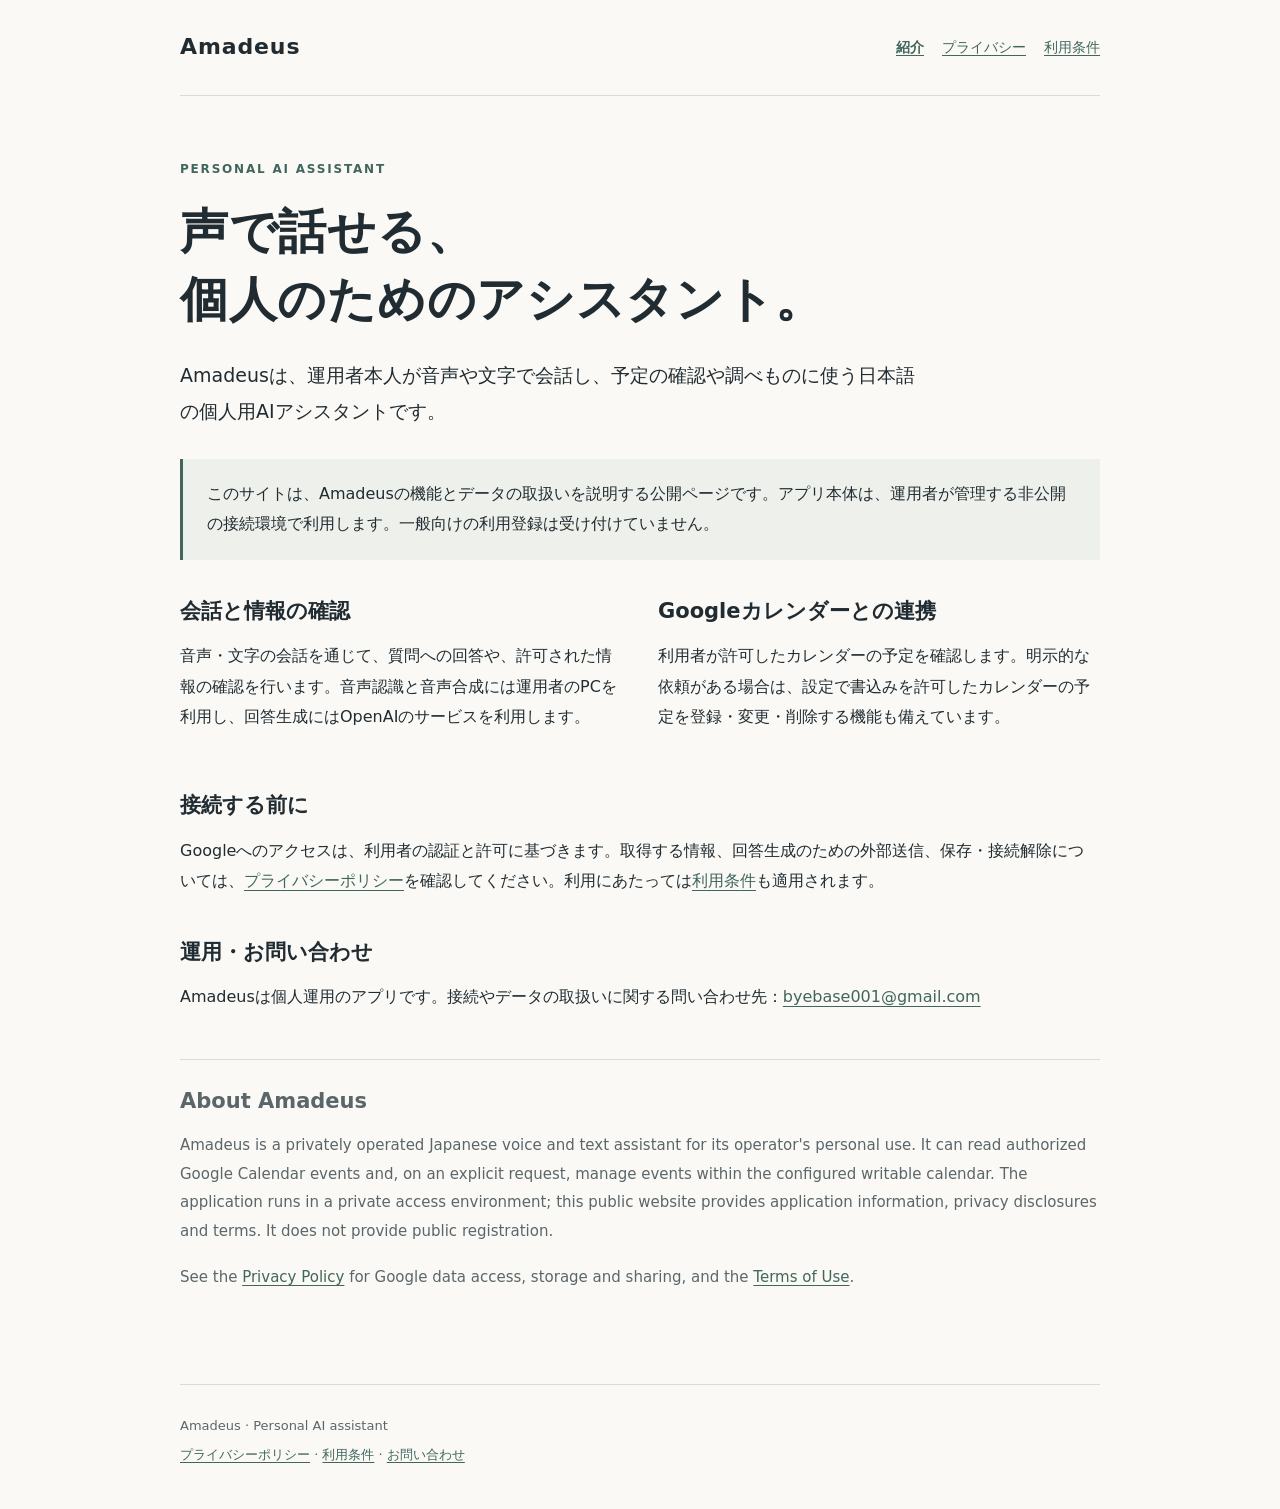
<file: index.html>
<!doctype html>
<html lang="ja"><head><meta charset="utf-8"><meta name="viewport" content="width=device-width,initial-scale=1"><meta name="description" content="Amadeusは個人用の日本語AIアシスタントです。機能、Googleカレンダー連携、データの取扱いを説明します。"><title>Amadeus — 個人用AIアシスタント</title><meta name="google-site-verification" content="-YbK84aBAZc3ZRGMgbplF_b44q7At5f6Fffl-nmohhQ" /><link rel="stylesheet" href="style.css"></head><body><header><a class="brand" href="index.html">Amadeus</a><nav aria-label="メインナビゲーション"><a href="index.html" aria-current="page">紹介</a><a href="privacy.html">プライバシー</a><a href="terms.html">利用条件</a></nav></header><main id="main">
<p class="eyebrow">PERSONAL AI ASSISTANT</p>
<h1>声で話せる、<br>個人のためのアシスタント。</h1>
<p class="lead">Amadeusは、運用者本人が音声や文字で会話し、予定の確認や調べものに使う日本語の個人用AIアシスタントです。</p>
<div class="note">このサイトは、Amadeusの機能とデータの取扱いを説明する公開ページです。アプリ本体は、運用者が管理する非公開の接続環境で利用します。一般向けの利用登録は受け付けていません。</div>
<div class="columns"><section><h2>会話と情報の確認</h2><p>音声・文字の会話を通じて、質問への回答や、許可された情報の確認を行います。音声認識と音声合成には運用者のPCを利用し、回答生成にはOpenAIのサービスを利用します。</p></section><section><h2>Googleカレンダーとの連携</h2><p>利用者が許可したカレンダーの予定を確認します。明示的な依頼がある場合は、設定で書込みを許可したカレンダーの予定を登録・変更・削除する機能も備えています。</p></section></div>
<h2>接続する前に</h2><p>Googleへのアクセスは、利用者の認証と許可に基づきます。取得する情報、回答生成のための外部送信、保存・接続解除については、<a href="privacy.html">プライバシーポリシー</a>を確認してください。利用にあたっては<a href="terms.html">利用条件</a>も適用されます。</p>
<h2>運用・お問い合わせ</h2><p>Amadeusは個人運用のアプリです。接続やデータの取扱いに関する問い合わせ先：<a href="mailto:byebase001@gmail.com">byebase001@gmail.com</a></p>
<section class="english" lang="en"><h2>About Amadeus</h2><p>Amadeus is a privately operated Japanese voice and text assistant for its operator's personal use. It can read authorized Google Calendar events and, on an explicit request, manage events within the configured writable calendar. The application runs in a private access environment; this public website provides application information, privacy disclosures and terms. It does not provide public registration.</p><p>See the <a href="privacy.html">Privacy Policy</a> for Google data access, storage and sharing, and the <a href="terms.html">Terms of Use</a>.</p></section>
</main><footer><p>Amadeus · Personal AI assistant</p><p><a href="privacy.html">プライバシーポリシー</a> · <a href="terms.html">利用条件</a> · <a href="mailto:byebase001@gmail.com">お問い合わせ</a></p></footer></body></html>
</file>
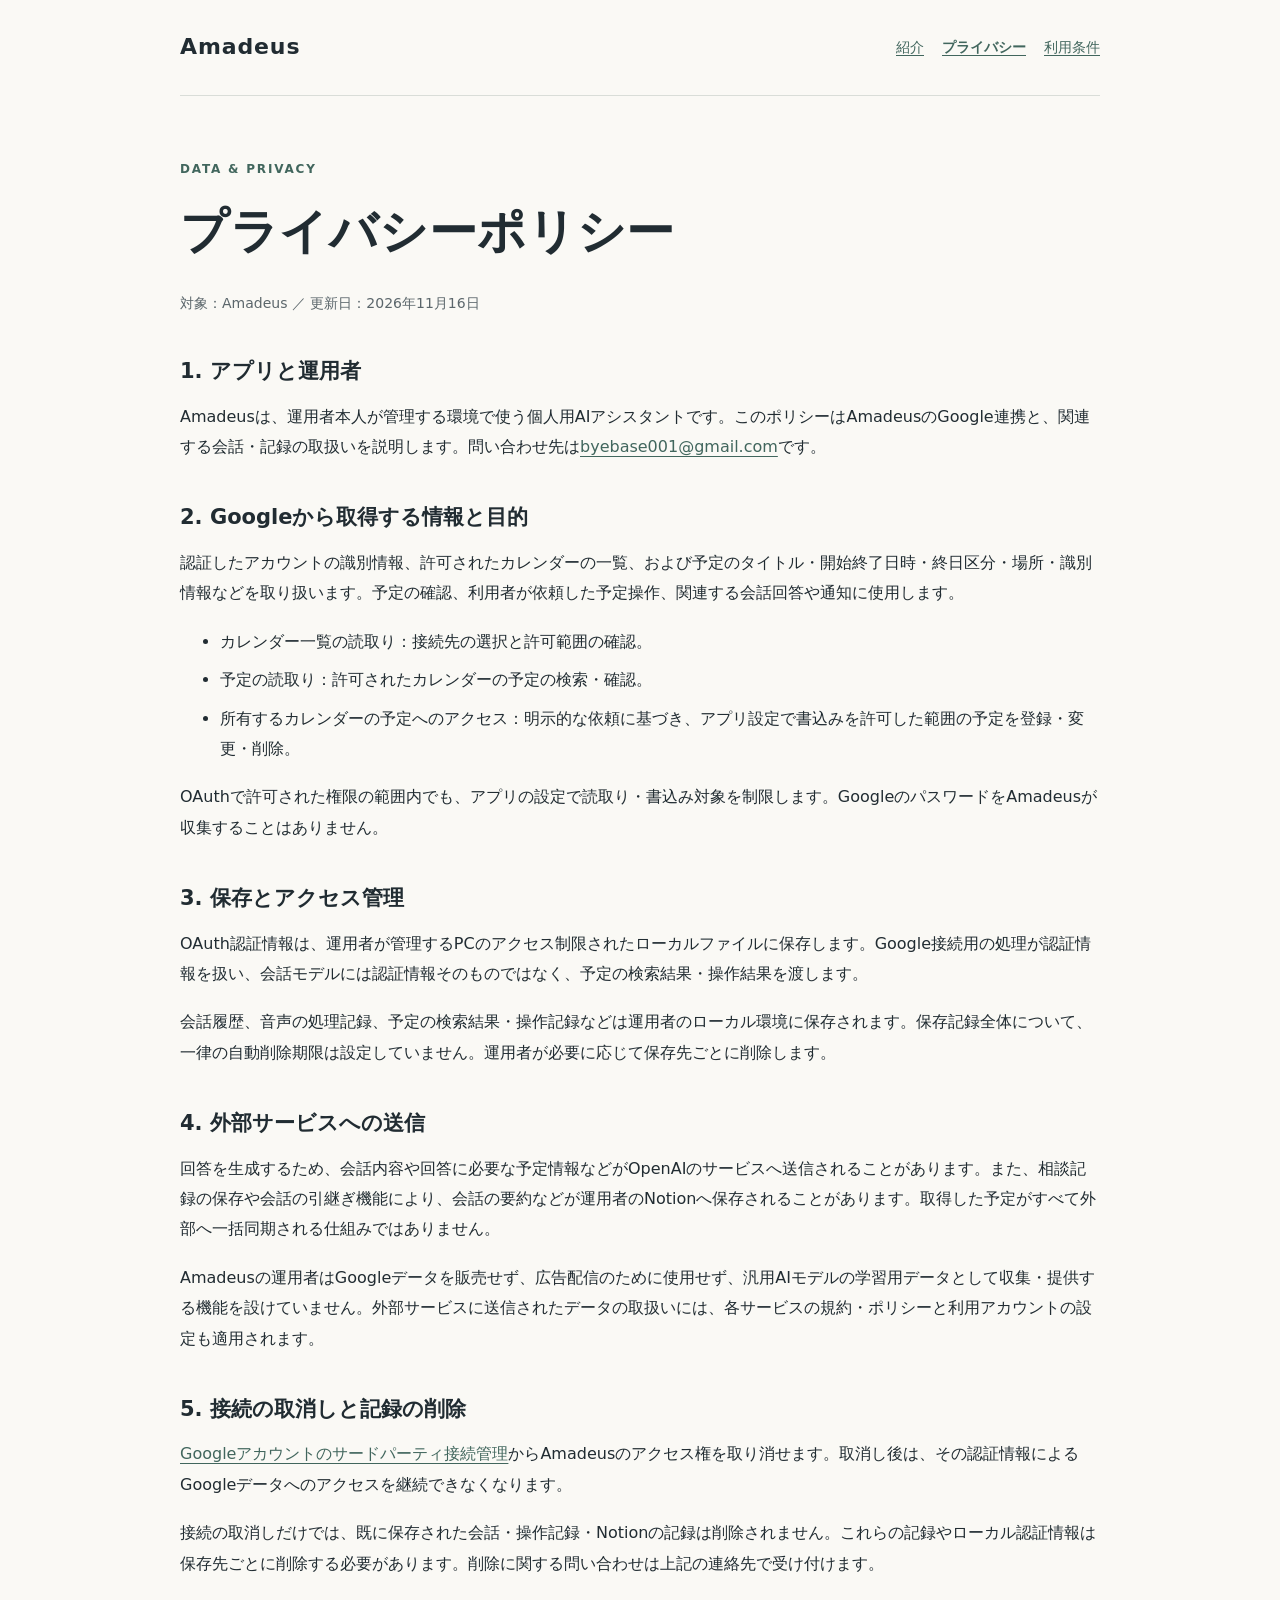
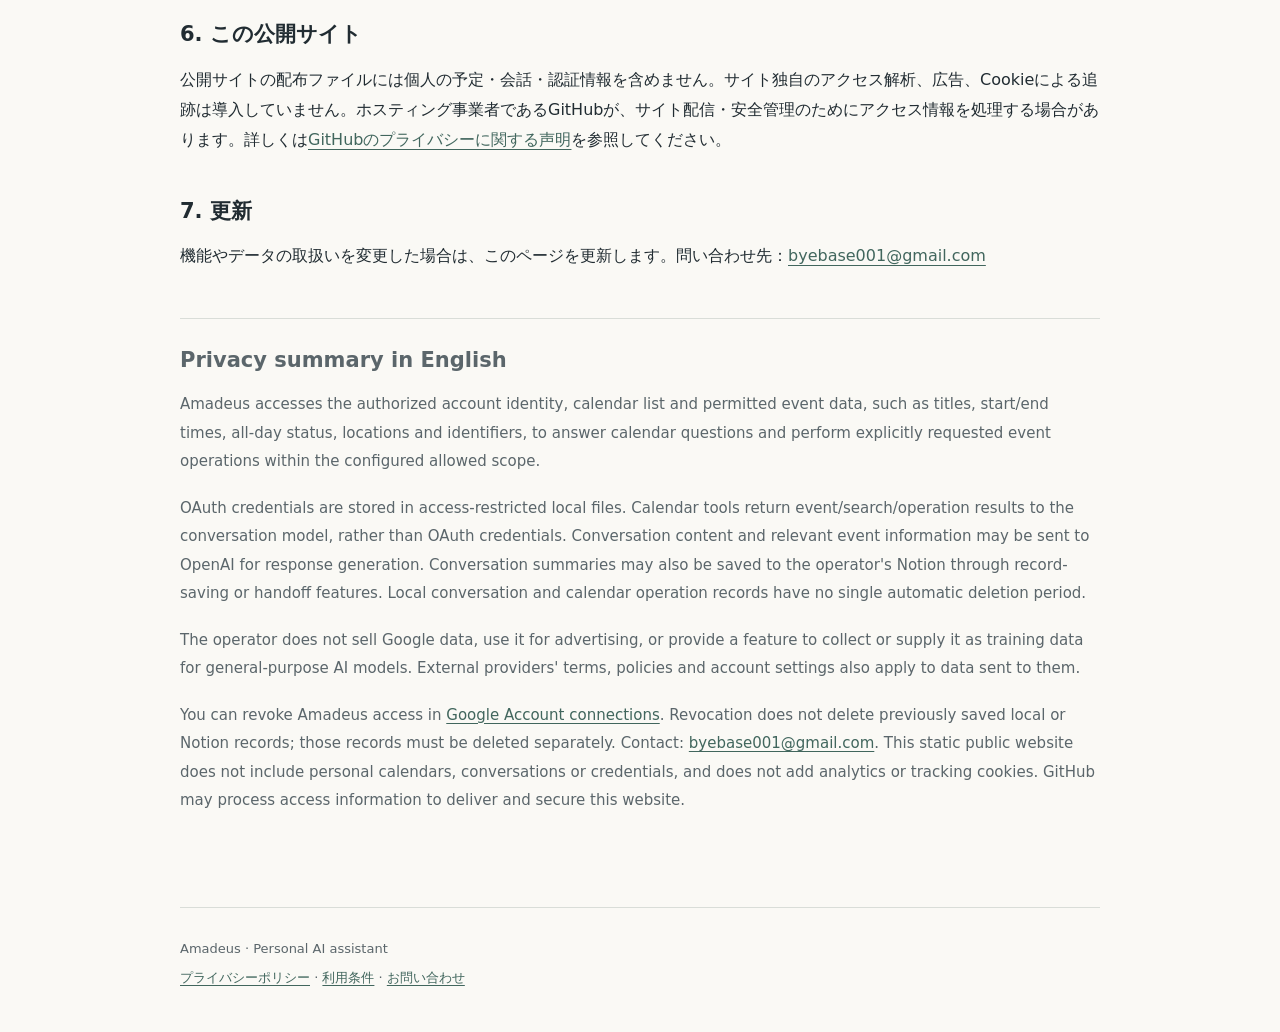
<file: privacy.html>
<!doctype html>
<html lang="ja"><head><meta charset="utf-8"><meta name="viewport" content="width=device-width,initial-scale=1"><meta name="description" content="Amadeusは個人用の日本語AIアシスタントです。機能、Googleカレンダー連携、データの取扱いを説明します。"><title>プライバシーポリシー — Amadeus</title><link rel="stylesheet" href="style.css"></head><body><header><a class="brand" href="index.html">Amadeus</a><nav aria-label="メインナビゲーション"><a href="index.html">紹介</a><a href="privacy.html" aria-current="page">プライバシー</a><a href="terms.html">利用条件</a></nav></header><main id="main">
<p class="eyebrow">DATA &amp; PRIVACY</p><h1>プライバシーポリシー</h1><p class="meta">対象：Amadeus ／ 更新日：2026年11月16日</p>
<h2>1. アプリと運用者</h2><p>Amadeusは、運用者本人が管理する環境で使う個人用AIアシスタントです。このポリシーはAmadeusのGoogle連携と、関連する会話・記録の取扱いを説明します。問い合わせ先は<a href="mailto:byebase001@gmail.com">byebase001@gmail.com</a>です。</p>
<h2>2. Googleから取得する情報と目的</h2><p>認証したアカウントの識別情報、許可されたカレンダーの一覧、および予定のタイトル・開始終了日時・終日区分・場所・識別情報などを取り扱います。予定の確認、利用者が依頼した予定操作、関連する会話回答や通知に使用します。</p><ul><li>カレンダー一覧の読取り：接続先の選択と許可範囲の確認。</li><li>予定の読取り：許可されたカレンダーの予定の検索・確認。</li><li>所有するカレンダーの予定へのアクセス：明示的な依頼に基づき、アプリ設定で書込みを許可した範囲の予定を登録・変更・削除。</li></ul><p>OAuthで許可された権限の範囲内でも、アプリの設定で読取り・書込み対象を制限します。GoogleのパスワードをAmadeusが収集することはありません。</p>
<h2>3. 保存とアクセス管理</h2><p>OAuth認証情報は、運用者が管理するPCのアクセス制限されたローカルファイルに保存します。Google接続用の処理が認証情報を扱い、会話モデルには認証情報そのものではなく、予定の検索結果・操作結果を渡します。</p><p>会話履歴、音声の処理記録、予定の検索結果・操作記録などは運用者のローカル環境に保存されます。保存記録全体について、一律の自動削除期限は設定していません。運用者が必要に応じて保存先ごとに削除します。</p>
<h2>4. 外部サービスへの送信</h2><p>回答を生成するため、会話内容や回答に必要な予定情報などがOpenAIのサービスへ送信されることがあります。また、相談記録の保存や会話の引継ぎ機能により、会話の要約などが運用者のNotionへ保存されることがあります。取得した予定がすべて外部へ一括同期される仕組みではありません。</p><p>Amadeusの運用者はGoogleデータを販売せず、広告配信のために使用せず、汎用AIモデルの学習用データとして収集・提供する機能を設けていません。外部サービスに送信されたデータの取扱いには、各サービスの規約・ポリシーと利用アカウントの設定も適用されます。</p>
<h2>5. 接続の取消しと記録の削除</h2><p><a href="https://myaccount.google.com/connections">Googleアカウントのサードパーティ接続管理</a>からAmadeusのアクセス権を取り消せます。取消し後は、その認証情報によるGoogleデータへのアクセスを継続できなくなります。</p><p>接続の取消しだけでは、既に保存された会話・操作記録・Notionの記録は削除されません。これらの記録やローカル認証情報は保存先ごとに削除する必要があります。削除に関する問い合わせは上記の連絡先で受け付けます。</p>
<h2>6. この公開サイト</h2><p>公開サイトの配布ファイルには個人の予定・会話・認証情報を含めません。サイト独自のアクセス解析、広告、Cookieによる追跡は導入していません。ホスティング事業者であるGitHubが、サイト配信・安全管理のためにアクセス情報を処理する場合があります。詳しくは<a href="https://docs.github.com/en/site-policy/privacy-policies/github-general-privacy-statement">GitHubのプライバシーに関する声明</a>を参照してください。</p>
<h2>7. 更新</h2><p>機能やデータの取扱いを変更した場合は、このページを更新します。問い合わせ先：<a href="mailto:byebase001@gmail.com">byebase001@gmail.com</a></p>
<section class="english" lang="en"><h2>Privacy summary in English</h2><p>Amadeus accesses the authorized account identity, calendar list and permitted event data, such as titles, start/end times, all-day status, locations and identifiers, to answer calendar questions and perform explicitly requested event operations within the configured allowed scope.</p><p>OAuth credentials are stored in access-restricted local files. Calendar tools return event/search/operation results to the conversation model, rather than OAuth credentials. Conversation content and relevant event information may be sent to OpenAI for response generation. Conversation summaries may also be saved to the operator's Notion through record-saving or handoff features. Local conversation and calendar operation records have no single automatic deletion period.</p><p>The operator does not sell Google data, use it for advertising, or provide a feature to collect or supply it as training data for general-purpose AI models. External providers' terms, policies and account settings also apply to data sent to them.</p><p>You can revoke Amadeus access in <a href="https://myaccount.google.com/connections">Google Account connections</a>. Revocation does not delete previously saved local or Notion records; those records must be deleted separately. Contact: <a href="mailto:byebase001@gmail.com">byebase001@gmail.com</a>. This static public website does not include personal calendars, conversations or credentials, and does not add analytics or tracking cookies. GitHub may process access information to deliver and secure this website.</p></section>
</main><footer><p>Amadeus · Personal AI assistant</p><p><a href="privacy.html">プライバシーポリシー</a> · <a href="terms.html">利用条件</a> · <a href="mailto:byebase001@gmail.com">お問い合わせ</a></p></footer></body></html>
</file>
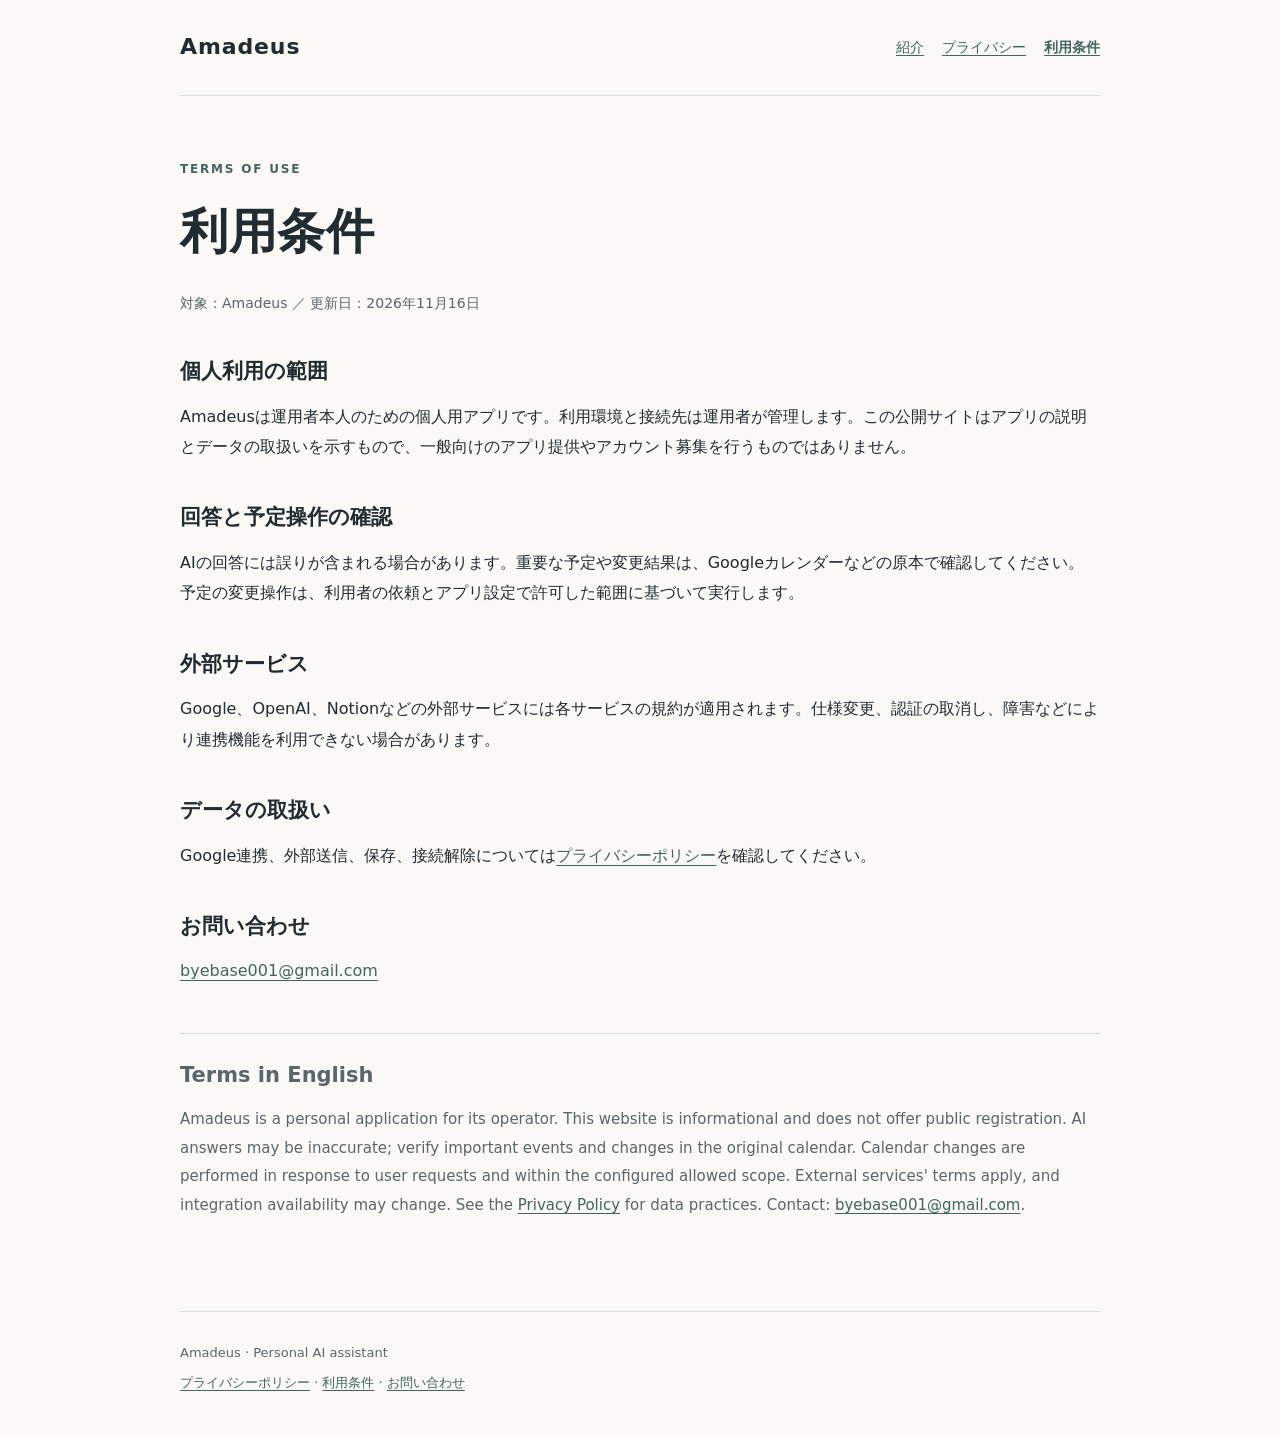
<file: terms.html>
<!doctype html>
<html lang="ja"><head><meta charset="utf-8"><meta name="viewport" content="width=device-width,initial-scale=1"><meta name="description" content="Amadeusは個人用の日本語AIアシスタントです。機能、Googleカレンダー連携、データの取扱いを説明します。"><title>利用条件 — Amadeus</title><link rel="stylesheet" href="style.css"></head><body><header><a class="brand" href="index.html">Amadeus</a><nav aria-label="メインナビゲーション"><a href="index.html">紹介</a><a href="privacy.html">プライバシー</a><a href="terms.html" aria-current="page">利用条件</a></nav></header><main id="main">
<p class="eyebrow">TERMS OF USE</p><h1>利用条件</h1><p class="meta">対象：Amadeus ／ 更新日：2026年11月16日</p>
<h2>個人利用の範囲</h2><p>Amadeusは運用者本人のための個人用アプリです。利用環境と接続先は運用者が管理します。この公開サイトはアプリの説明とデータの取扱いを示すもので、一般向けのアプリ提供やアカウント募集を行うものではありません。</p>
<h2>回答と予定操作の確認</h2><p>AIの回答には誤りが含まれる場合があります。重要な予定や変更結果は、Googleカレンダーなどの原本で確認してください。予定の変更操作は、利用者の依頼とアプリ設定で許可した範囲に基づいて実行します。</p>
<h2>外部サービス</h2><p>Google、OpenAI、Notionなどの外部サービスには各サービスの規約が適用されます。仕様変更、認証の取消し、障害などにより連携機能を利用できない場合があります。</p>
<h2>データの取扱い</h2><p>Google連携、外部送信、保存、接続解除については<a href="privacy.html">プライバシーポリシー</a>を確認してください。</p>
<h2>お問い合わせ</h2><p><a href="mailto:byebase001@gmail.com">byebase001@gmail.com</a></p>
<section class="english" lang="en"><h2>Terms in English</h2><p>Amadeus is a personal application for its operator. This website is informational and does not offer public registration. AI answers may be inaccurate; verify important events and changes in the original calendar. Calendar changes are performed in response to user requests and within the configured allowed scope. External services' terms apply, and integration availability may change. See the <a href="privacy.html">Privacy Policy</a> for data practices. Contact: <a href="mailto:byebase001@gmail.com">byebase001@gmail.com</a>.</p></section>
</main><footer><p>Amadeus · Personal AI assistant</p><p><a href="privacy.html">プライバシーポリシー</a> · <a href="terms.html">利用条件</a> · <a href="mailto:byebase001@gmail.com">お問い合わせ</a></p></footer></body></html>
</file>
<file: style.css>
:root{color-scheme:light;--ink:#212c32;--muted:#5b666b;--paper:#faf9f5;--line:#d9ddd8;--accent:#41665d}
*{box-sizing:border-box}body{margin:0;background:var(--paper);color:var(--ink);font-family:system-ui,-apple-system,"Segoe UI","Noto Sans JP",sans-serif;line-height:1.9}
a{color:var(--accent);text-underline-offset:.22em}a:focus-visible{outline:3px solid var(--accent);outline-offset:5px}header,main,footer{width:min(100% - 40px,920px);margin:auto}
header{padding:26px 0;display:flex;align-items:center;justify-content:space-between;gap:20px;border-bottom:1px solid var(--line)}.brand{font-size:22px;letter-spacing:.04em;font-weight:650;text-decoration:none;color:var(--ink)}nav{display:flex;gap:18px;flex-wrap:wrap;font-size:14px}nav a{padding:8px 0}nav a[aria-current=page]{font-weight:700}
main{padding:62px 0 74px}.eyebrow{color:var(--accent);font-size:12px;letter-spacing:.15em;font-weight:650}h1{font-size:clamp(31px,5vw,48px);line-height:1.4;font-weight:620;letter-spacing:.015em;margin:16px 0 24px}h2{font-size:21px;line-height:1.5;margin:40px 0 14px;font-weight:650}p,ul,ol{margin:0 0 18px}li{margin:8px 0}.lead{font-size:19px;max-width:740px}.note{padding:20px 24px;border-left:3px solid var(--accent);background:#eef1eb;margin:30px 0}.meta{color:var(--muted);font-size:14px}.columns{display:grid;grid-template-columns:1fr 1fr;gap:36px;margin:36px 0}.columns h2{margin-top:0}.english{border-top:1px solid var(--line);padding-top:26px;margin-top:46px;color:var(--muted);font-size:15px}.english h2{margin-top:0}footer{border-top:1px solid var(--line);padding:24px 0 36px;color:var(--muted);font-size:13px}footer p{margin:5px 0}code{overflow-wrap:anywhere}a{overflow-wrap:anywhere}
@media(max-width:600px){header{align-items:flex-start;flex-direction:column;gap:8px;padding:20px 0}nav{gap:20px}main{padding:38px 0 46px}.lead{font-size:17px}.columns{grid-template-columns:1fr;gap:12px}.note{padding:16px 18px}h2{font-size:20px}}
</file>
